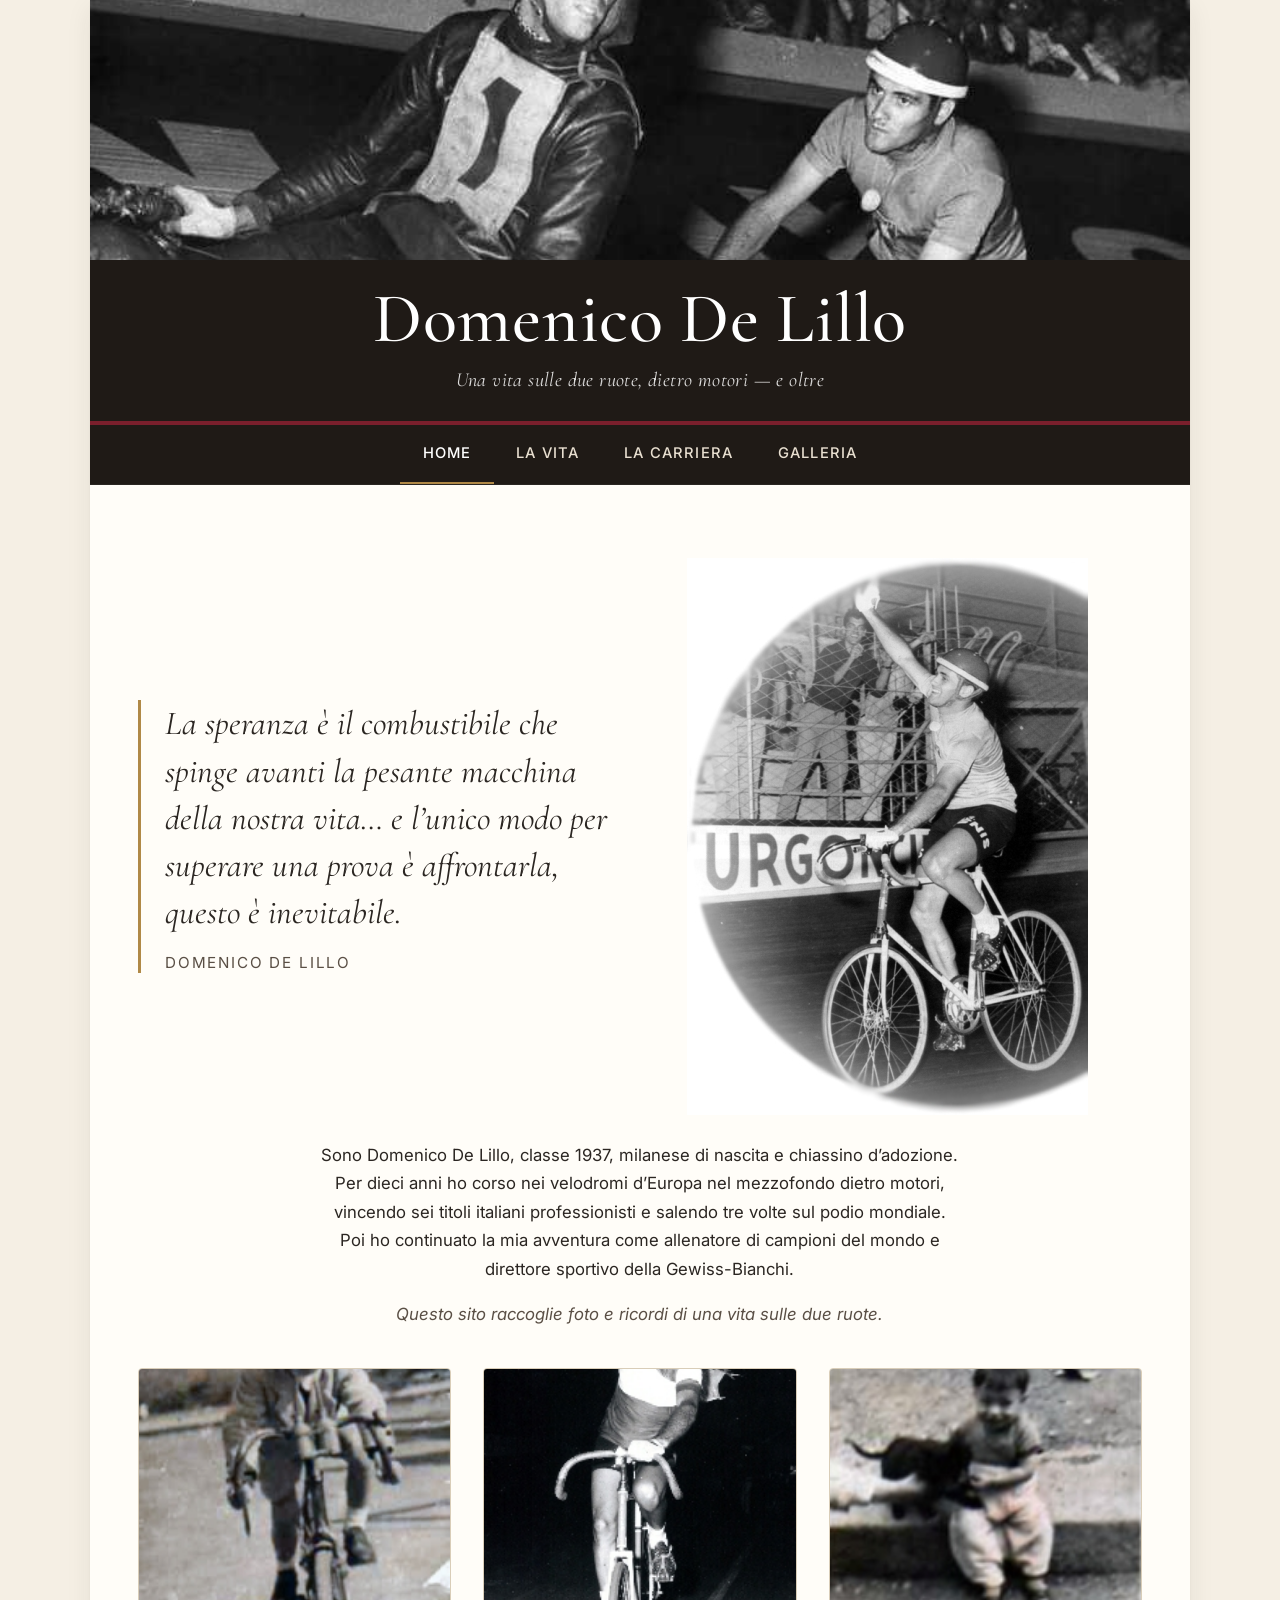
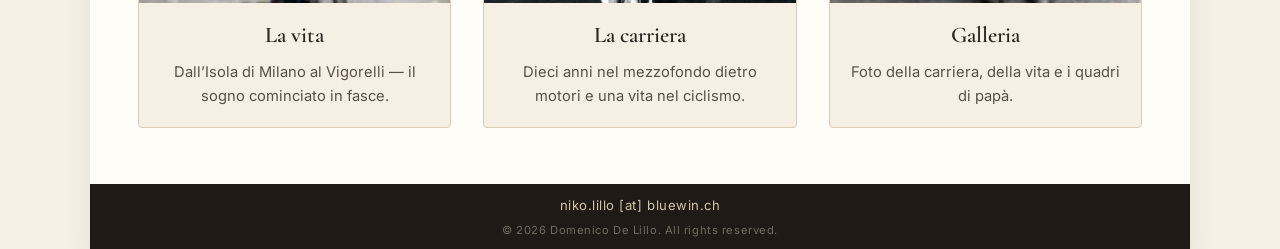
<file: index.html>
<!DOCTYPE html>
<html lang="it">
<head>
  <meta charset="utf-8" />
  <meta name="viewport" content="width=device-width, initial-scale=1" />
  <title>Domenico De Lillo &mdash; Sei volte campione italiano di mezzofondo</title>
  <meta name="description" content="Sito ufficiale di Domenico 'Nico' De Lillo, sei volte campione italiano professionisti di mezzofondo dietro motori, allenatore di campioni del mondo e direttore sportivo della Gewiss-Bianchi." />
  <meta name="author" content="Domenico De Lillo" />
  <meta name="robots" content="index, follow" />
  <link rel="canonical" href="https://nicodelillo.github.io/" />
  <link rel="icon" type="image/jpeg" href="layout/head.jpg" />
  <link rel="apple-touch-icon" href="layout/head.jpg" />

  <meta property="og:type" content="profile" />
  <meta property="og:site_name" content="Domenico De Lillo" />
  <meta property="og:title" content="Domenico De Lillo &mdash; Sei volte campione italiano di mezzofondo" />
  <meta property="og:description" content="Sito ufficiale di Domenico 'Nico' De Lillo, sei volte campione italiano professionisti di mezzofondo dietro motori, allenatore e direttore sportivo." />
  <meta property="og:url" content="https://nicodelillo.github.io/" />
  <meta property="og:image" content="https://nicodelillo.github.io/layout/head.jpg" />
  <meta property="og:image:width" content="885" />
  <meta property="og:image:height" content="670" />
  <meta property="og:locale" content="it_IT" />
  <meta property="profile:first_name" content="Domenico" />
  <meta property="profile:last_name" content="De Lillo" />

  <meta name="twitter:card" content="summary_large_image" />
  <meta name="twitter:title" content="Domenico De Lillo &mdash; Sei volte campione italiano di mezzofondo" />
  <meta name="twitter:description" content="Sito ufficiale di Domenico 'Nico' De Lillo, sei volte campione italiano professionisti di mezzofondo dietro motori." />
  <meta name="twitter:image" content="https://nicodelillo.github.io/layout/head.jpg" />

  <link rel="preconnect" href="https://fonts.googleapis.com" />
  <link rel="preconnect" href="https://fonts.gstatic.com" crossorigin />
  <link rel="stylesheet" href="style.css" />

  <script type="application/ld+json">
  {
    "@context": "https://schema.org",
    "@type": "Person",
    "name": "Domenico De Lillo",
    "alternateName": "Nico De Lillo",
    "birthDate": "1937-08-30",
    "birthPlace": {
      "@type": "Place",
      "name": "Milano, Italia"
    },
    "nationality": "Italiana",
    "gender": "Male",
    "jobTitle": "Ciclista, allenatore e direttore sportivo",
    "description": "Sei volte campione italiano professionisti di mezzofondo dietro motori, tre volte sul podio dei Campionati del Mondo, allenatore di quattro campioni del mondo e direttore sportivo della Gewiss-Bianchi.",
    "url": "https://nicodelillo.github.io/",
    "image": "https://nicodelillo.github.io/layout/home.jpg",
    "sameAs": [],
    "knowsAbout": [
      "Ciclismo su pista",
      "Mezzofondo dietro motori",
      "Stayer",
      "Velodromo Vigorelli"
    ],
    "award": [
      "Campione italiano professionisti di mezzofondo (1965, 1966, 1967, 1969, 1970, 1971)",
      "Campione d'Europa dietro Vespa, Madrid 1968",
      "3° ai Campionati del Mondo, Amsterdam 1967",
      "3° ai Campionati del Mondo, Anversa 1969",
      "3° ai Campionati del Mondo, Varese 1971"
    ],
    "memberOf": {
      "@type": "Organization",
      "name": "Federazione Ciclistica Italiana – Commissione Tecnica Professionisti"
    }
  }
  </script>
</head>
<body>
  <div class="page">

    <header class="site-header">
      <h1 class="site-title">Domenico De Lillo</h1>
      <p class="site-tagline">Una vita sulle due ruote, dietro motori &mdash; e oltre</p>
    </header>

    <nav class="nav" aria-label="Navigazione principale">
      <div class="nav-bar">
        <button class="nav-toggle" aria-expanded="false" aria-controls="nav-menu">
          <span class="bar"></span>
          <span>Menu</span>
        </button>
      </div>
      <div class="nav-inner" id="nav-menu">
        <a class="is-active" href="index.html">Home</a>
        <a href="vita.html">La vita</a>
        <a href="carriera.html">La carriera</a>
        <a href="galleria.html">Galleria</a>
      </div>
    </nav>

    <main class="main">
      <section class="home-hero">
        <blockquote class="home-quote">
          La speranza &egrave; il combustibile che spinge avanti la pesante macchina della nostra vita&hellip;
          e l&rsquo;unico modo per superare una prova &egrave; affrontarla, questo &egrave; inevitabile.
          <cite>Domenico De Lillo</cite>
        </blockquote>
        <div class="home-photo">
          <img src="layout/home.jpg" alt="Domenico De Lillo, ritratto" width="401" height="557" />
        </div>
      </section>

      <section class="home-intro">
        <p>
          Sono Domenico De Lillo, classe 1937, milanese di nascita e chiassino d&rsquo;adozione. Per dieci anni ho corso nei velodromi d&rsquo;Europa nel mezzofondo dietro motori, vincendo sei titoli italiani professionisti e salendo tre volte sul podio mondiale. Poi ho continuato la mia avventura come allenatore di campioni del mondo e direttore sportivo della Gewiss-Bianchi.
        </p>
        <p>Questo sito raccoglie foto e ricordi di una vita sulle due ruote.</p>
      </section>

      <nav class="home-cards" aria-label="Sezioni del sito">
        <a href="vita.html">
          <img src="layout/chi_sono.jpg" alt="" loading="lazy" width="192" height="272" />
          <h3>La vita</h3>
          <p>Dall&rsquo;Isola di Milano al Vigorelli &mdash; il sogno cominciato in fasce.</p>
        </a>
        <a href="carriera.html">
          <img src="layout/lo_sport.jpg" alt="" loading="lazy" width="221" height="354" />
          <h3>La carriera</h3>
          <p>Dieci anni nel mezzofondo dietro motori e una vita nel ciclismo.</p>
        </a>
        <a href="galleria.html">
          <img src="layout/vita.jpg" alt="" loading="lazy" width="175" height="272" />
          <h3>Galleria</h3>
          <p>Foto della carriera, della vita e i quadri di pap&agrave;.</p>
        </a>
      </nav>
    </main>

    <footer class="site-footer">
      <div class="footer-contacts">
        <span>niko.lillo [at] bluewin.ch</span>
      </div>
      <div class="footer-copyright">&copy; 2026 Domenico De Lillo. All rights reserved.</div>
    </footer>

  </div>

  <script src="js/site.js"></script>
</body>
</html>
</file>
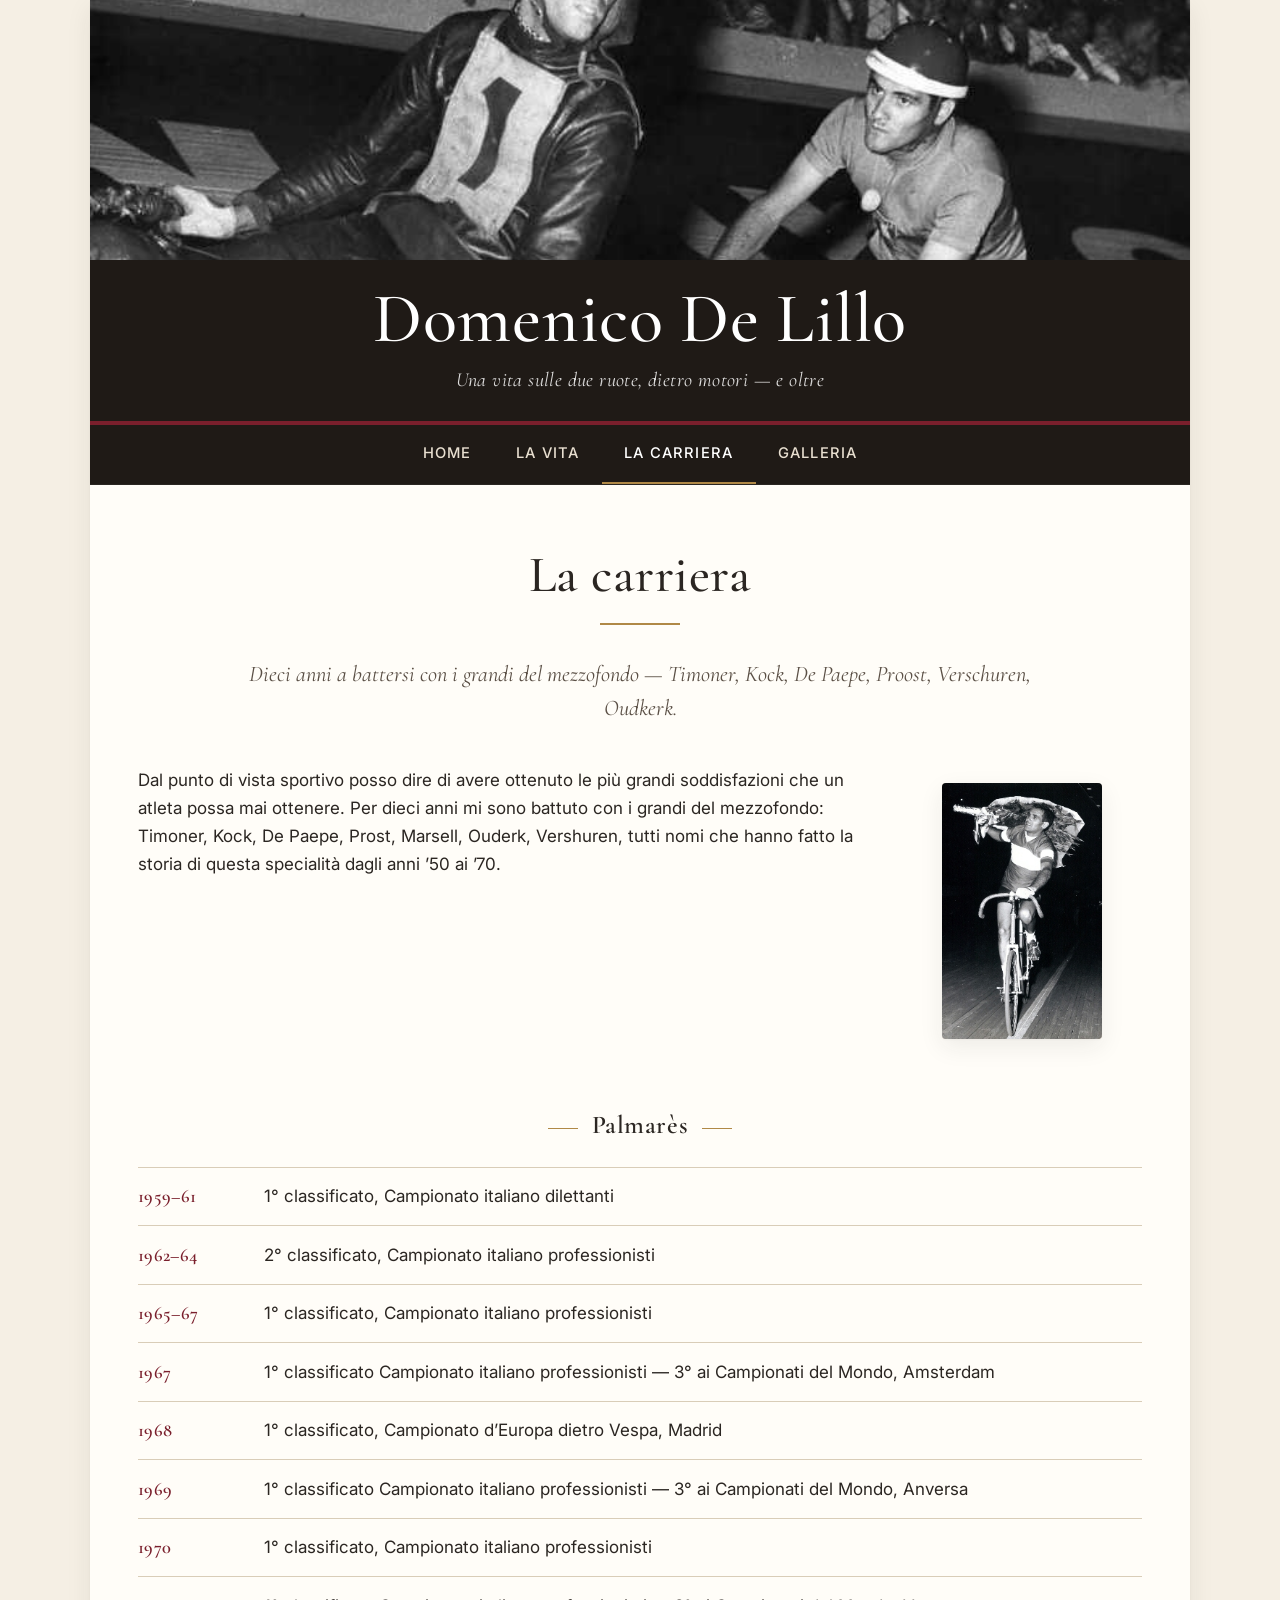
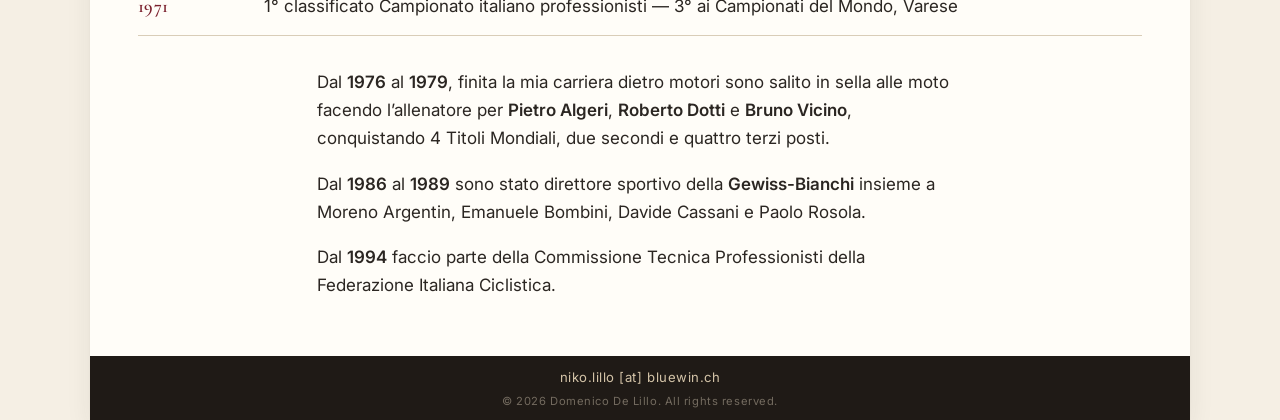
<file: carriera.html>
<!DOCTYPE html>
<html lang="it">
<head>
  <meta charset="utf-8" />
  <meta name="viewport" content="width=device-width, initial-scale=1" />
  <title>La carriera di Domenico De Lillo &mdash; Palmar&egrave;s e mezzofondo dietro motori</title>
  <meta name="description" content="Il palmar&egrave;s di Domenico De Lillo: sei titoli italiani professionisti di mezzofondo, campione d'Europa Madrid 1968, tre podi mondiali, allenatore di campioni del mondo e direttore sportivo della Gewiss-Bianchi." />
  <meta name="author" content="Domenico De Lillo" />
  <meta name="robots" content="index, follow" />
  <link rel="canonical" href="https://nicodelillo.github.io/carriera.html" />
  <link rel="icon" type="image/jpeg" href="layout/head.jpg" />
  <link rel="apple-touch-icon" href="layout/head.jpg" />

  <meta property="og:type" content="article" />
  <meta property="og:site_name" content="Domenico De Lillo" />
  <meta property="og:title" content="La carriera di Domenico De Lillo &mdash; Palmar&egrave;s e mezzofondo dietro motori" />
  <meta property="og:description" content="Sei titoli italiani professionisti, campione d'Europa Madrid 1968, tre podi mondiali, allenatore di campioni del mondo e direttore sportivo della Gewiss-Bianchi." />
  <meta property="og:url" content="https://nicodelillo.github.io/carriera.html" />
  <meta property="og:image" content="https://nicodelillo.github.io/layout/head.jpg" />
  <meta property="og:image:width" content="885" />
  <meta property="og:image:height" content="670" />
  <meta property="og:locale" content="it_IT" />

  <meta name="twitter:card" content="summary_large_image" />
  <meta name="twitter:title" content="La carriera di Domenico De Lillo &mdash; Palmar&egrave;s e mezzofondo dietro motori" />
  <meta name="twitter:description" content="Sei titoli italiani professionisti, campione d'Europa Madrid 1968, tre podi mondiali, allenatore e direttore sportivo." />
  <meta name="twitter:image" content="https://nicodelillo.github.io/layout/head.jpg" />

  <link rel="preconnect" href="https://fonts.googleapis.com" />
  <link rel="preconnect" href="https://fonts.gstatic.com" crossorigin />
  <link rel="stylesheet" href="style.css" />
</head>
<body>
  <div class="page">

    <header class="site-header">
      <h1 class="site-title">Domenico De Lillo</h1>
      <p class="site-tagline">Una vita sulle due ruote, dietro motori &mdash; e oltre</p>
    </header>

    <nav class="nav" aria-label="Navigazione principale">
      <div class="nav-bar">
        <button class="nav-toggle" aria-expanded="false" aria-controls="nav-menu">
          <span class="bar"></span>
          <span>Menu</span>
        </button>
      </div>
      <div class="nav-inner" id="nav-menu">
        <a href="index.html">Home</a>
        <a href="vita.html">La vita</a>
        <a class="is-active" href="carriera.html">La carriera</a>
        <a href="galleria.html">Galleria</a>
      </div>
    </nav>

    <main class="main">
      <h2 class="section-title">La carriera</h2>
      <hr class="section-rule" />
      <p class="lead">Dieci anni a battersi con i grandi del mezzofondo &mdash; Timoner, Kock, De Paepe, Proost, Verschuren, Oudkerk.</p>

      <div class="split split-right">
        <div class="prose">
          <p>
            Dal punto di vista sportivo posso dire di avere ottenuto le pi&ugrave; grandi soddisfazioni che un atleta possa mai ottenere. Per dieci anni mi sono battuto con i grandi del mezzofondo: Timoner, Kock, De Paepe, Prost, Marsell, Ouderk, Vershuren, tutti nomi che hanno fatto la storia di questa specialit&agrave; dagli anni &rsquo;50 ai &rsquo;70.
          </p>
        </div>
        <figure class="portrait">
          <img src="layout/lo_sport.jpg" alt="Domenico De Lillo in pista, dietro motori" width="221" height="354" loading="lazy" />
        </figure>
      </div>

      <h3 class="gallery-section-title" style="margin-top:3rem;">Palmar&egrave;s</h3>

      <ul class="palmares">
        <li>
          <span class="year">1959&ndash;61</span>
          <span class="ach">1&deg; classificato, Campionato italiano dilettanti</span>
        </li>
        <li>
          <span class="year">1962&ndash;64</span>
          <span class="ach">2&deg; classificato, Campionato italiano professionisti</span>
        </li>
        <li>
          <span class="year">1965&ndash;67</span>
          <span class="ach">1&deg; classificato, Campionato italiano professionisti</span>
        </li>
        <li>
          <span class="year">1967</span>
          <span class="ach">1&deg; classificato Campionato italiano professionisti &mdash; 3&deg; ai Campionati del Mondo, Amsterdam</span>
        </li>
        <li>
          <span class="year">1968</span>
          <span class="ach">1&deg; classificato, Campionato d&rsquo;Europa dietro Vespa, Madrid</span>
        </li>
        <li>
          <span class="year">1969</span>
          <span class="ach">1&deg; classificato Campionato italiano professionisti &mdash; 3&deg; ai Campionati del Mondo, Anversa</span>
        </li>
        <li>
          <span class="year">1970</span>
          <span class="ach">1&deg; classificato, Campionato italiano professionisti</span>
        </li>
        <li>
          <span class="year">1971</span>
          <span class="ach">1&deg; classificato Campionato italiano professionisti &mdash; 3&deg; ai Campionati del Mondo, Varese</span>
        </li>
      </ul>

      <div class="prose prose-narrow">
        <p>
          Dal <strong>1976</strong> al <strong>1979</strong>, finita la mia carriera dietro motori sono salito in sella alle moto facendo l&rsquo;allenatore per <strong>Pietro Algeri</strong>, <strong>Roberto Dotti</strong> e <strong>Bruno Vicino</strong>, conquistando 4 Titoli Mondiali, due secondi e quattro terzi posti.
        </p>
        <p>
          Dal <strong>1986</strong> al <strong>1989</strong> sono stato direttore sportivo della <strong>Gewiss-Bianchi</strong> insieme a Moreno Argentin, Emanuele Bombini, Davide Cassani e Paolo Rosola.
        </p>
        <p>
          Dal <strong>1994</strong> faccio parte della Commissione Tecnica Professionisti della Federazione Italiana Ciclistica.
        </p>
      </div>
    </main>

    <footer class="site-footer">
      <div class="footer-contacts">
        <span>niko.lillo [at] bluewin.ch</span>
      </div>
      <div class="footer-copyright">&copy; 2026 Domenico De Lillo. All rights reserved.</div>
    </footer>

  </div>

  <script src="js/site.js"></script>
</body>
</html>
</file>
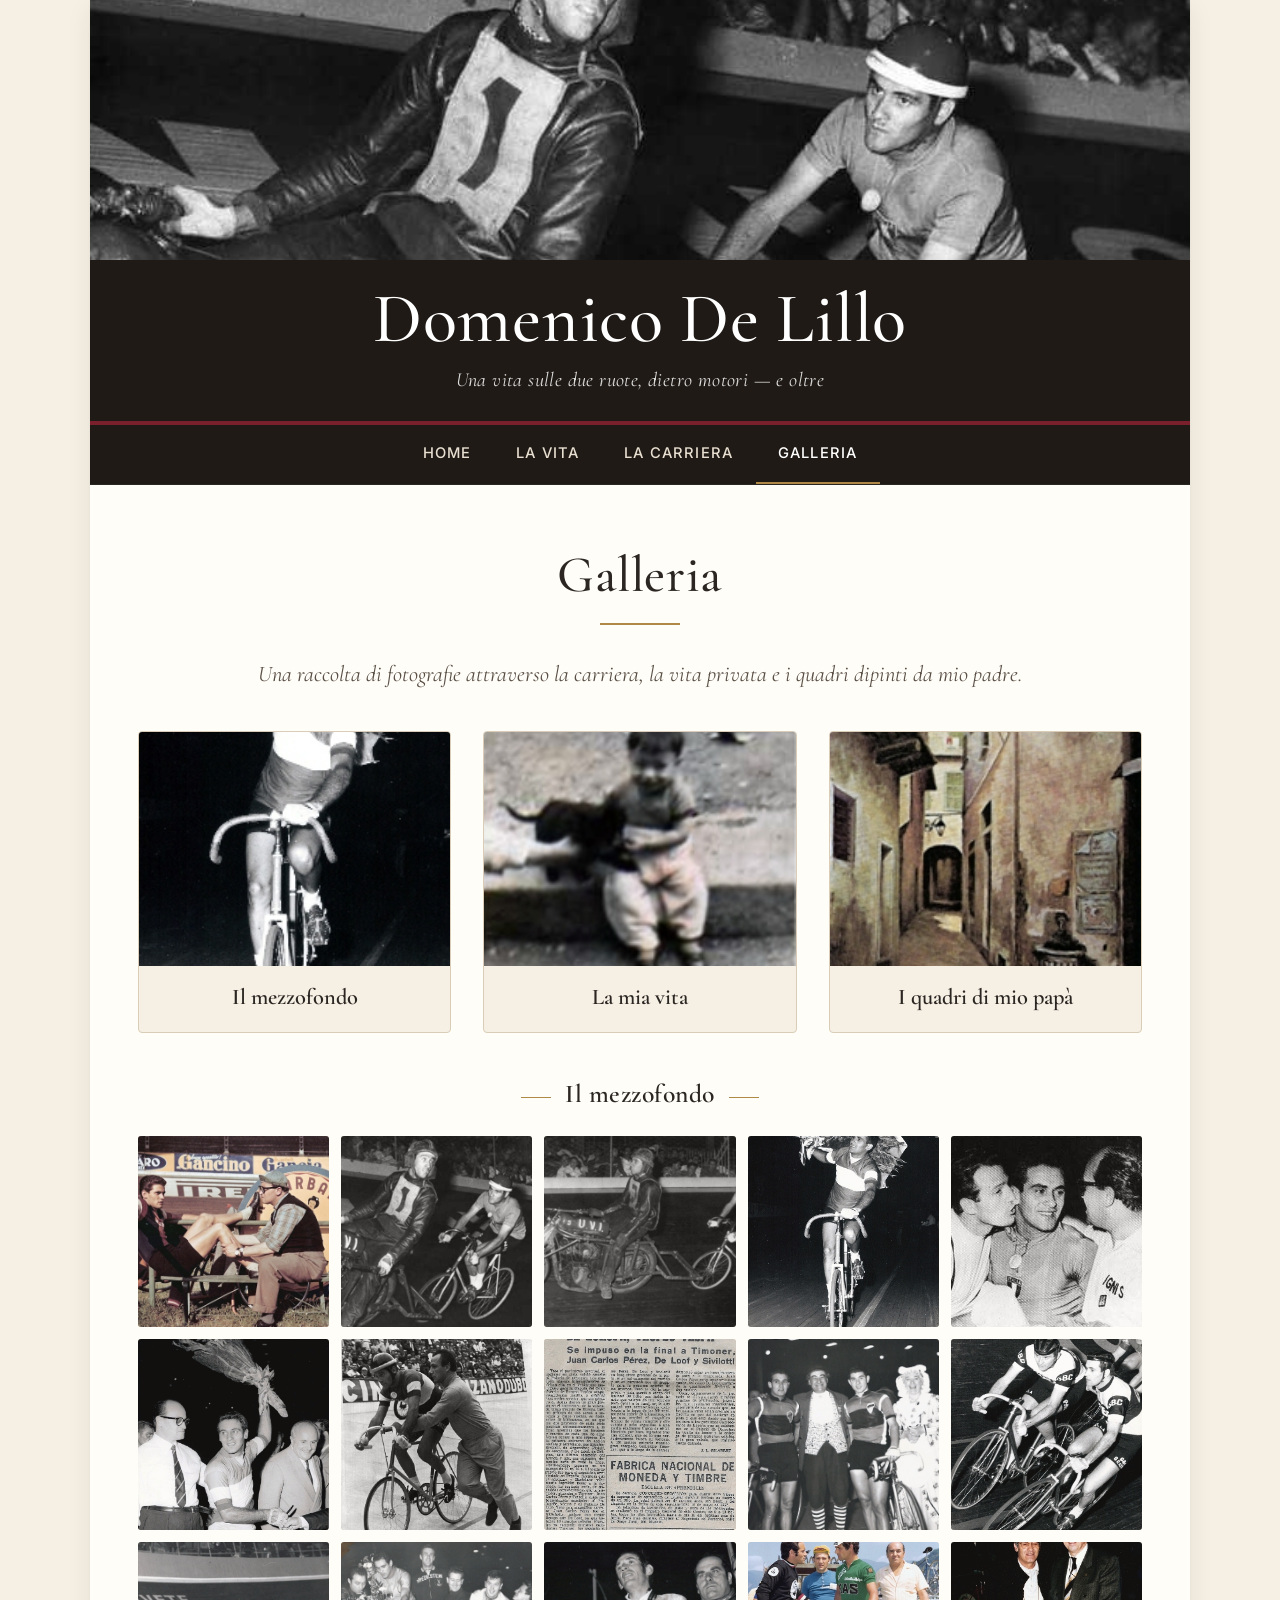
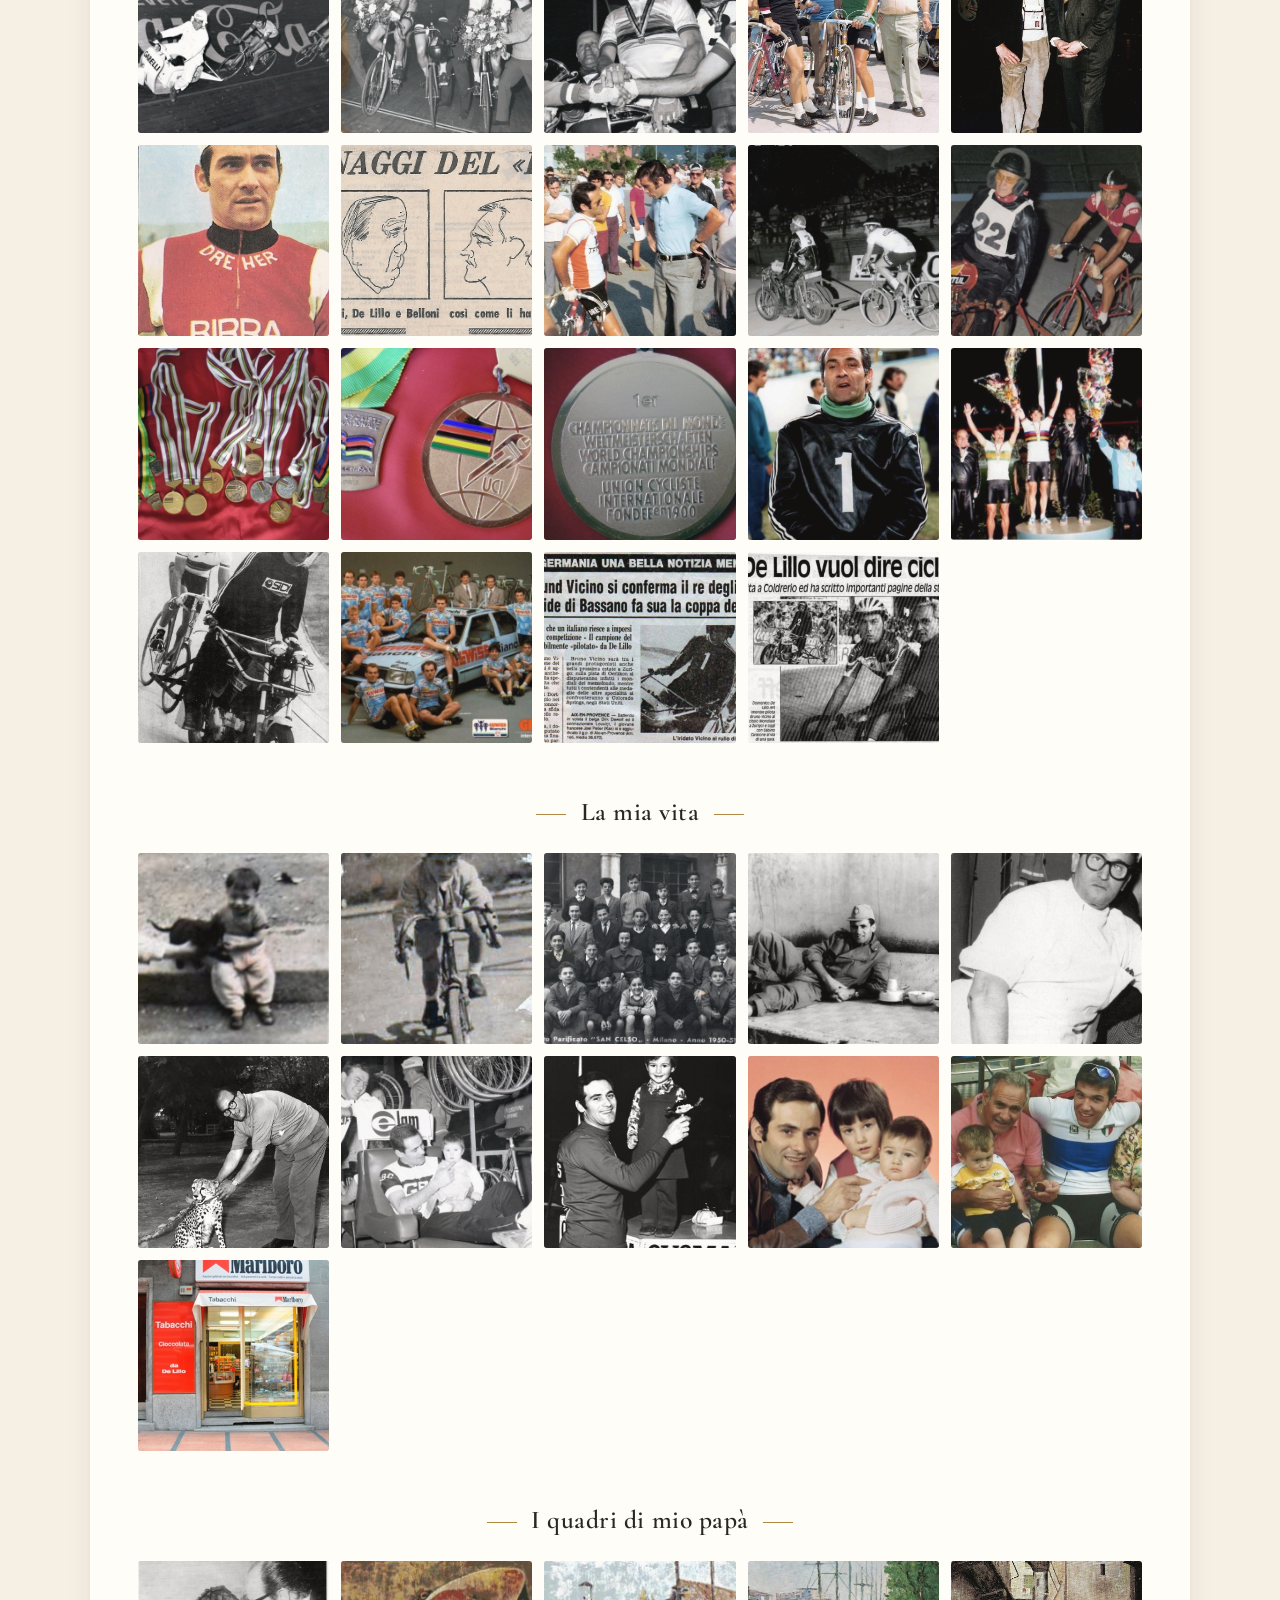
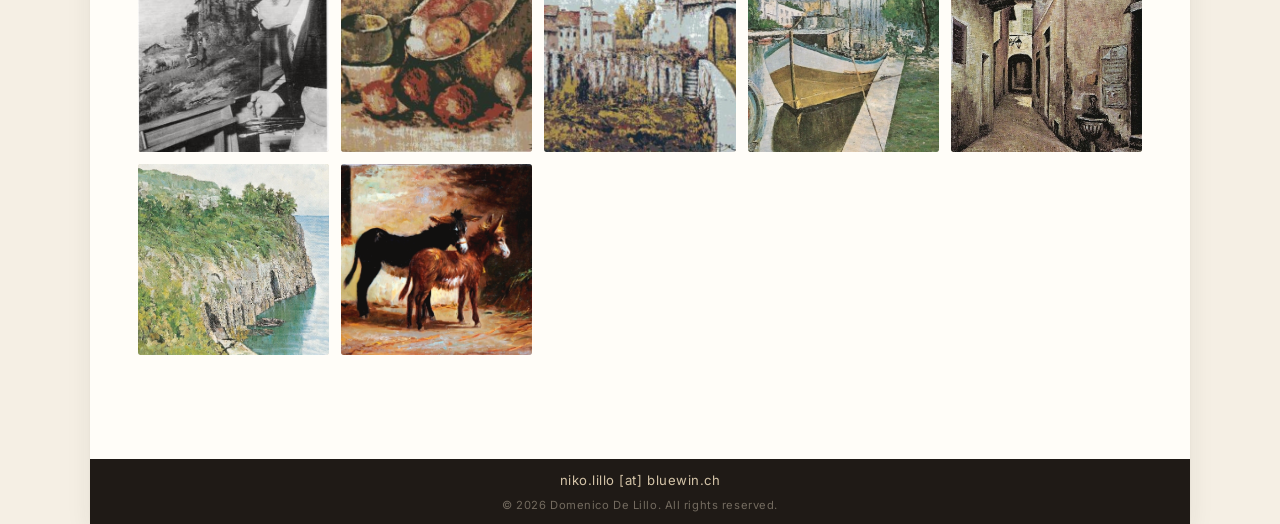
<file: galleria.html>
<!DOCTYPE html>
<html lang="it">
<head>
  <meta charset="utf-8" />
  <meta name="viewport" content="width=device-width, initial-scale=1" />
  <title>Galleria fotografica &mdash; Domenico De Lillo</title>
  <meta name="description" content="Galleria fotografica di Domenico De Lillo: foto del mezzofondo dietro motori al Vigorelli, dei Campionati del Mondo, della vita privata e dei quadri dipinti da suo padre Pasquale." />
  <meta name="author" content="Domenico De Lillo" />
  <meta name="robots" content="index, follow" />
  <link rel="canonical" href="https://nicodelillo.github.io/galleria.html" />
  <link rel="icon" type="image/jpeg" href="layout/head.jpg" />
  <link rel="apple-touch-icon" href="layout/head.jpg" />

  <meta property="og:type" content="article" />
  <meta property="og:site_name" content="Domenico De Lillo" />
  <meta property="og:title" content="Galleria fotografica &mdash; Domenico De Lillo" />
  <meta property="og:description" content="Foto del mezzofondo dietro motori al Vigorelli, dei Campionati del Mondo, della vita privata e dei quadri dipinti da suo padre." />
  <meta property="og:url" content="https://nicodelillo.github.io/galleria.html" />
  <meta property="og:image" content="https://nicodelillo.github.io/layout/head.jpg" />
  <meta property="og:image:width" content="885" />
  <meta property="og:image:height" content="670" />
  <meta property="og:locale" content="it_IT" />

  <meta name="twitter:card" content="summary_large_image" />
  <meta name="twitter:title" content="Galleria fotografica &mdash; Domenico De Lillo" />
  <meta name="twitter:description" content="Foto del mezzofondo dietro motori, dei Campionati del Mondo, della vita privata e dei quadri di suo padre." />
  <meta name="twitter:image" content="https://nicodelillo.github.io/layout/head.jpg" />

  <link rel="preconnect" href="https://fonts.googleapis.com" />
  <link rel="preconnect" href="https://fonts.gstatic.com" crossorigin />
  <link rel="stylesheet" href="style.css" />
</head>
<body>
  <div class="page">

    <header class="site-header">
      <h1 class="site-title">Domenico De Lillo</h1>
      <p class="site-tagline">Una vita sulle due ruote, dietro motori &mdash; e oltre</p>
    </header>

    <nav class="nav" aria-label="Navigazione principale">
      <div class="nav-bar">
        <button class="nav-toggle" aria-expanded="false" aria-controls="nav-menu">
          <span class="bar"></span>
          <span>Menu</span>
        </button>
      </div>
      <div class="nav-inner" id="nav-menu">
        <a href="index.html">Home</a>
        <a href="vita.html">La vita</a>
        <a href="carriera.html">La carriera</a>
        <a class="is-active" href="galleria.html">Galleria</a>
      </div>
    </nav>

    <main class="main">
      <h2 class="section-title">Galleria</h2>
      <hr class="section-rule" />
      <p class="lead">Una raccolta di fotografie attraverso la carriera, la vita privata e i quadri dipinti da mio padre.</p>

      <nav class="gallery-categories" aria-label="Categorie galleria">
        <a class="gallery-cat" href="#mezzofondo">
          <img src="layout/lo_sport.jpg" alt="Foto del mezzofondo" width="221" height="354" loading="lazy" />
          <h3>Il mezzofondo</h3>
        </a>
        <a class="gallery-cat" href="#vita">
          <img src="layout/vita.jpg" alt="Foto della vita privata" width="175" height="272" loading="lazy" />
          <h3>La mia vita</h3>
        </a>
        <a class="gallery-cat" href="#quadri">
          <img src="layout/quadri.jpg" alt="Quadri dipinti dal padre" width="200" height="272" loading="lazy" />
          <h3>I quadri di mio pap&agrave;</h3>
        </a>
      </nav>

      <section id="mezzofondo" class="gallery-section">
        <h3 class="gallery-section-title">Il mezzofondo</h3>
        <div class="gallery-grid">
          <a href="images/ciclismo/28.jpg" data-lightbox="sport" title="Allievo al Velodromo Vigorelli, con mio pap&agrave;, mio massaggiatore personale."><img src="images/ciclismo/28.jpg" alt="Vigorelli" loading="lazy" /></a>
          <a href="images/ciclismo/3.jpg"  data-lightbox="sport" title="Velodromo Vigorelli, 1962: finale Campionati del Mondo, con allenatore Dagnoni."><img src="images/ciclismo/3.jpg" alt="Mondiali 1962" loading="lazy" /></a>
          <a href="images/ciclismo/16.jpg" data-lightbox="sport" title="Velodromo Vigorelli, 1962: finale dei Campionati del Mondo, con allenatore Dagnoni."><img src="images/ciclismo/16.jpg" alt="Mondiali 1962" loading="lazy" /></a>
          <a href="images/ciclismo/7.jpg"  data-lightbox="sport" title="Velodromo Vigorelli: giro d&rsquo;onore dopo la vittoria del mio primo campionato italiano."><img src="images/ciclismo/7.jpg" alt="Giro d'onore" loading="lazy" /></a>
          <a href="images/ciclismo/19.jpg" data-lightbox="sport" title="Appena dopo la vittoria, abbracciato da mio pap&agrave; e da un tifoso."><img src="images/ciclismo/19.jpg" alt="Vittoria" loading="lazy" /></a>
          <a href="images/ciclismo/20.jpg" data-lightbox="sport" title="Il mio primo campionato italiano vinto: a sinistra mio pap&agrave;, a destra il Presidente della Federazione Adriano Rodoni."><img src="images/ciclismo/20.jpg" alt="Primo campionato italiano" loading="lazy" /></a>
          <a href="images/ciclismo/38.jpg" data-lightbox="sport" title="San Sebastiano (Spagna), 1965: partenza, spinto dal grande Antonio Maspes."><img src="images/ciclismo/38.jpg" alt="San Sebastiano 1965" loading="lazy" /></a>
          <a href="images/ciclismo/42.jpg" data-lightbox="sport" title="Madrid, 1966: Campionati d&rsquo;Europa, dietro Vespa, battendo il grande Timoner."><img src="images/ciclismo/42.jpg" alt="Madrid 1966" loading="lazy" /></a>
          <a href="images/ciclismo/39.jpg" data-lightbox="sport" title="Milano, Palazzo dello Sport: con Macchi, premiati dalle mitiche maschere milanesi Meghin e Cecca."><img src="images/ciclismo/39.jpg" alt="Palazzo dello Sport" loading="lazy" /></a>
          <a href="images/ciclismo/27.jpg" data-lightbox="sport" title="6 Giorni di Milano 1967, con Carlo Rancati &mdash; io a destra."><img src="images/ciclismo/27.jpg" alt="6 Giorni di Milano 1967" loading="lazy" /></a>
          <a href="images/ciclismo/36.jpg" data-lightbox="sport" title="6 Giorni di Milano: dietro di me Eddy Merckx dopo un guasto alla sua moto."><img src="images/ciclismo/36.jpg" alt="6 Giorni con Merckx" loading="lazy" /></a>
          <a href="images/ciclismo/37.jpg" data-lightbox="sport" title="Zurigo, 1969: 3&deg; ai Campionati d&rsquo;Europa &mdash; a sinistra, con Oudkerk e Leo Proost."><img src="images/ciclismo/37.jpg" alt="Zurigo 1969" loading="lazy" /></a>
          <a href="images/ciclismo/40.jpg" data-lightbox="sport" title="Campionati del Mondo, Varese, 1971: sul podio &mdash; partendo da destra io, Verschuren e Oudkerk."><img src="images/ciclismo/40.jpg" alt="Mondiali Varese 1971" loading="lazy" /></a>
          <a href="images/ciclismo/35.jpg" data-lightbox="sport" title="1972: con Fuente, il grande scalatore alla partenza di un circuito, dopo il Giro d&rsquo;Italia."><img src="images/ciclismo/35.jpg" alt="Con Fuente 1972" loading="lazy" /></a>
          <a href="images/ciclismo/26.jpg" data-lightbox="sport" title="6 Giorni di Milano, Forum di Assago, 1995, con Patrick Sercu."><img src="images/ciclismo/26.jpg" alt="6 Giorni Assago 1995" loading="lazy" /></a>
          <a href="images/ciclismo/24.jpg" data-lightbox="sport" title="C&rsquo;ero pure io sulle mitiche figurine Panini!"><img src="images/ciclismo/24.jpg" alt="Figurina Panini" loading="lazy" /></a>
          <a href="images/ciclismo/41.jpg" data-lightbox="sport" title="Una caricatura insieme ad altri personaggi importanti."><img src="images/ciclismo/41.jpg" alt="Caricatura" loading="lazy" /></a>
          <a href="images/ciclismo/25.jpg" data-lightbox="sport" title="Una chiacchierata con Eddy Merckx."><img src="images/ciclismo/25.jpg" alt="Con Merckx" loading="lazy" /></a>
          <a href="images/ciclismo/29.jpg" data-lightbox="sport" title="Velodromo di Forl&igrave;, 1969: dietro moto grossa, campionato italiano."><img src="images/ciclismo/29.jpg" alt="Forli 1969" loading="lazy" /></a>
          <a href="images/ciclismo/33.jpg" data-lightbox="sport" title="Varese, campionato italiano con allenatore Bill Meulemann."><img src="images/ciclismo/33.jpg" alt="Varese, Meulemann" loading="lazy" /></a>
          <a href="images/ciclismo/8.jpg"  data-lightbox="sport" title="Alcune medaglie vinte durante la mia carriera."><img src="images/ciclismo/8.jpg" alt="Medaglie" loading="lazy" /></a>
          <a href="images/ciclismo/12.jpg" data-lightbox="sport" title="Una visione ravvicinata di alcune medaglie."><img src="images/ciclismo/12.jpg" alt="Medaglie ravvicinate" loading="lazy" /></a>
          <a href="images/ciclismo/11.jpg" data-lightbox="sport" title="Il retro della medaglia di campione del Mondo."><img src="images/ciclismo/11.jpg" alt="Medaglia mondiale" loading="lazy" /></a>
          <a href="images/ciclismo/6.jpg"  data-lightbox="sport" title="Bassano del Grappa: io allenatore, appena dopo la vittoria del campionato del Mondo."><img src="images/ciclismo/6.jpg" alt="Bassano del Grappa" loading="lazy" /></a>
          <a href="images/ciclismo/13.jpg" data-lightbox="sport" title="Bassano del Grappa, 1985: Campionati del Mondo."><img src="images/ciclismo/13.jpg" alt="Bassano 1985" loading="lazy" /></a>
          <a href="images/ciclismo/18.jpg" data-lightbox="sport" title="Io allenatore con Dotti campione del Mondo durante una gara."><img src="images/ciclismo/18.jpg" alt="Con Dotti" loading="lazy" /></a>
          <a href="images/ciclismo/14.jpg" data-lightbox="sport" title="Il team Gewiss-Bianchi, dove ho collaborato come direttore tecnico."><img src="images/ciclismo/14.jpg" alt="Gewiss-Bianchi" loading="lazy" /></a>
          <a href="images/ciclismo/22.jpg" data-lightbox="sport" title="Un articolo della Gazzetta dello Sport."><img src="images/ciclismo/22.jpg" alt="Gazzetta dello Sport" loading="lazy" /></a>
          <a href="images/ciclismo/23.jpg" data-lightbox="sport" title="Giornale del Popolo, 9 Aprile 2002."><img src="images/ciclismo/23.jpg" alt="Giornale del Popolo" loading="lazy" /></a>
        </div>
      </section>

      <section id="vita" class="gallery-section">
        <h3 class="gallery-section-title">La mia vita</h3>
        <div class="gallery-grid">
          <a href="images/vita/3.jpg"   data-lightbox="vita" title="Io a 2 anni."><img src="images/vita/3.jpg" alt="Io a 2 anni" loading="lazy" /></a>
          <a href="images/vita/2.jpg"   data-lightbox="vita" title="4 anni, alle prime armi."><img src="images/vita/2.jpg" alt="4 anni" loading="lazy" /></a>
          <a href="images/vita/5.jpg"   data-lightbox="vita" title="Milano, 1950: foto di classe &mdash; nella fila in alto, io sono il secondo da destra."><img src="images/vita/5.jpg" alt="Foto di classe 1950" loading="lazy" /></a>
          <a href="images/vita/6.jpg"   data-lightbox="vita" title="Senigallia, Aeronautica Militare."><img src="images/vita/6.jpg" alt="Aeronautica Militare" loading="lazy" /></a>
          <a href="images/vita/4.jpg"   data-lightbox="vita" title="Mio pap&agrave; durante la sua attivit&agrave; di massaggiatore."><img src="images/vita/4.jpg" alt="Papa massaggiatore" loading="lazy" /></a>
          <a href="images/vita/7.jpg"   data-lightbox="vita" title="Roma, 1960: mio padre alle Olimpiadi alle Fattocchie."><img src="images/vita/7.jpg" alt="Olimpiadi 1960" loading="lazy" /></a>
          <a href="images/vita/8.jpg"   data-lightbox="vita" title="In una pausa della 6 Giorni di Milano, con la mia primogenita Manuela."><img src="images/vita/8.jpg" alt="Con Manuela" loading="lazy" /></a>
          <a href="images/vita/9.jpg"   data-lightbox="vita" title="Con mia figlia Roberta."><img src="images/vita/9.jpg" alt="Con Roberta" loading="lazy" /></a>
          <a href="images/vita/10.jpg"  data-lightbox="vita" title="Con le mie figlie Manuela e Roberta."><img src="images/vita/10.jpg" alt="Con le figlie" loading="lazy" /></a>
          <a href="images/vita/1.jpeg"  data-lightbox="vita" title="Io, mia moglie Rosalba e i nostri 4 nipoti: Martina, Alessandro, Matteo e Andrea."><img src="images/vita/1.jpeg" alt="Famiglia" loading="lazy" /></a>
          <a href="images/vita/11.JPG"  data-lightbox="vita" title="Il mio negozio, gestito insieme a mia moglie Rosalba."><img src="images/vita/11.JPG" alt="Il negozio" loading="lazy" /></a>
        </div>
      </section>

      <section id="quadri" class="gallery-section">
        <h3 class="gallery-section-title">I quadri di mio pap&agrave;</h3>
        <div class="gallery-grid">
          <a href="images/quadri/3.jpg" data-lightbox="quadri" title="Mio padre all&rsquo;opera."><img src="images/quadri/3.jpg" alt="Papa al cavalletto" loading="lazy" /></a>
          <a href="images/quadri/1.jpg" data-lightbox="quadri" title="Natura morta."><img src="images/quadri/1.jpg" alt="Natura morta" loading="lazy" /></a>
          <a href="images/quadri/2.jpg" data-lightbox="quadri" title="Rustico a Turbigo &mdash; coll. Corazza (Milano)."><img src="images/quadri/2.jpg" alt="Rustico a Turbigo" loading="lazy" /></a>
          <a href="images/quadri/4.jpg" data-lightbox="quadri" title="Canale di Cervia."><img src="images/quadri/4.jpg" alt="Canale di Cervia" loading="lazy" /></a>
          <a href="images/quadri/6.jpg" data-lightbox="quadri" title="Maccagno, Varese."><img src="images/quadri/6.jpg" alt="Maccagno" loading="lazy" /></a>
          <a href="images/quadri/7.jpg" data-lightbox="quadri" title="Costiera Amalfitana."><img src="images/quadri/7.jpg" alt="Costiera Amalfitana" loading="lazy" /></a>
          <a href="images/quadri/8.JPG" data-lightbox="quadri" title="Canale di Cervia."><img src="images/quadri/8.JPG" alt="Canale di Cervia" loading="lazy" /></a>
        </div>
      </section>
    </main>

    <footer class="site-footer">
      <div class="footer-contacts">
        <span>niko.lillo [at] bluewin.ch</span>
      </div>
      <div class="footer-copyright">&copy; 2026 Domenico De Lillo. All rights reserved.</div>
    </footer>

  </div>

  <script src="js/site.js"></script>
</body>
</html>
</file>
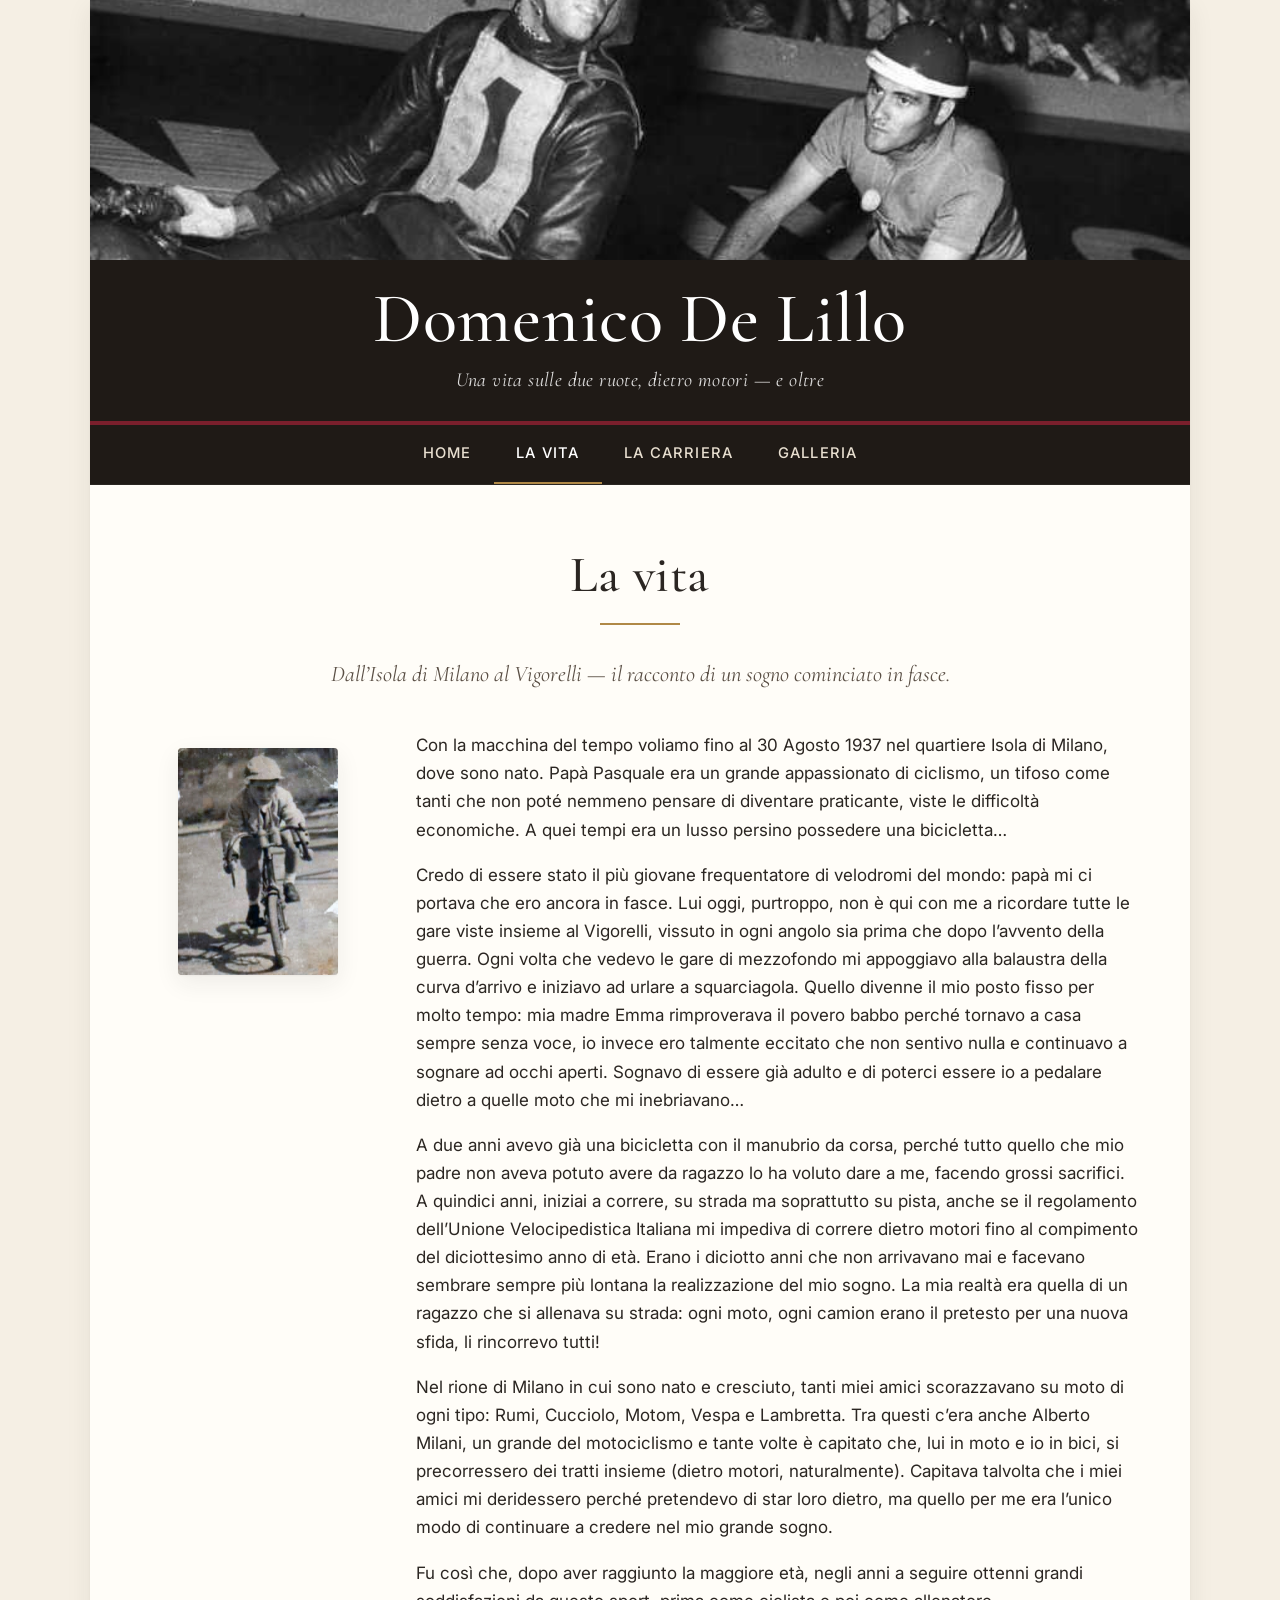
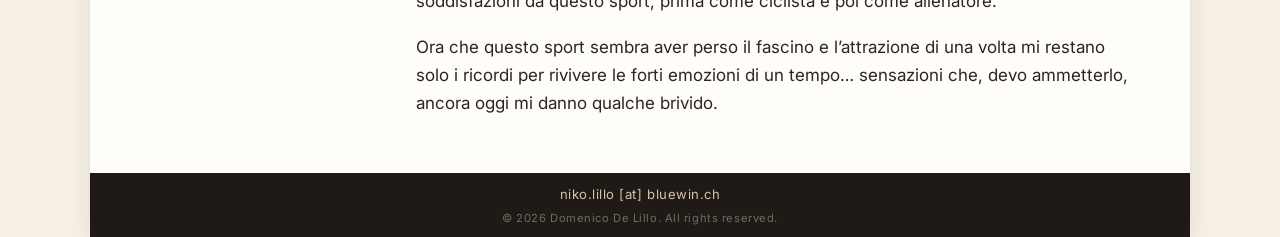
<file: vita.html>
<!DOCTYPE html>
<html lang="it">
<head>
  <meta charset="utf-8" />
  <meta name="viewport" content="width=device-width, initial-scale=1" />
  <title>La vita di Domenico De Lillo &mdash; Dall'Isola di Milano al Vigorelli</title>
  <meta name="description" content="La storia di Domenico 'Nico' De Lillo: nato a Milano nel 1937, dall'infanzia nel quartiere Isola al sogno del mezzofondo dietro motori al Velodromo Vigorelli." />
  <meta name="author" content="Domenico De Lillo" />
  <meta name="robots" content="index, follow" />
  <link rel="canonical" href="https://nicodelillo.github.io/vita.html" />
  <link rel="icon" type="image/jpeg" href="layout/head.jpg" />
  <link rel="apple-touch-icon" href="layout/head.jpg" />

  <meta property="og:type" content="article" />
  <meta property="og:site_name" content="Domenico De Lillo" />
  <meta property="og:title" content="La vita di Domenico De Lillo &mdash; Dall'Isola di Milano al Vigorelli" />
  <meta property="og:description" content="La storia di Domenico 'Nico' De Lillo: nato a Milano nel 1937, dall'infanzia al sogno del mezzofondo dietro motori." />
  <meta property="og:url" content="https://nicodelillo.github.io/vita.html" />
  <meta property="og:image" content="https://nicodelillo.github.io/layout/head.jpg" />
  <meta property="og:image:width" content="885" />
  <meta property="og:image:height" content="670" />
  <meta property="og:locale" content="it_IT" />

  <meta name="twitter:card" content="summary_large_image" />
  <meta name="twitter:title" content="La vita di Domenico De Lillo &mdash; Dall'Isola di Milano al Vigorelli" />
  <meta name="twitter:description" content="La storia di Domenico 'Nico' De Lillo: nato a Milano nel 1937, dall'infanzia al sogno del mezzofondo dietro motori." />
  <meta name="twitter:image" content="https://nicodelillo.github.io/layout/head.jpg" />

  <link rel="preconnect" href="https://fonts.googleapis.com" />
  <link rel="preconnect" href="https://fonts.gstatic.com" crossorigin />
  <link rel="stylesheet" href="style.css" />
</head>
<body>
  <div class="page">

    <header class="site-header">
      <h1 class="site-title">Domenico De Lillo</h1>
      <p class="site-tagline">Una vita sulle due ruote, dietro motori &mdash; e oltre</p>
    </header>

    <nav class="nav" aria-label="Navigazione principale">
      <div class="nav-bar">
        <button class="nav-toggle" aria-expanded="false" aria-controls="nav-menu">
          <span class="bar"></span>
          <span>Menu</span>
        </button>
      </div>
      <div class="nav-inner" id="nav-menu">
        <a href="index.html">Home</a>
        <a class="is-active" href="vita.html">La vita</a>
        <a href="carriera.html">La carriera</a>
        <a href="galleria.html">Galleria</a>
      </div>
    </nav>

    <main class="main">
      <h2 class="section-title">La vita</h2>
      <hr class="section-rule" />
      <p class="lead">Dall&rsquo;Isola di Milano al Vigorelli &mdash; il racconto di un sogno cominciato in fasce.</p>

      <div class="split">
        <figure class="portrait">
          <img src="layout/chi_sono.jpg" alt="Domenico De Lillo, ritratto" width="192" height="272" loading="lazy" />
        </figure>
        <div class="prose">
          <p>
            Con la macchina del tempo voliamo fino al 30 Agosto 1937 nel quartiere Isola di Milano, dove sono nato. Pap&agrave; Pasquale era un grande appassionato di ciclismo, un tifoso come tanti che non pot&eacute; nemmeno pensare di diventare praticante, viste le difficolt&agrave; economiche. A quei tempi era un lusso persino possedere una bicicletta&hellip;
          </p>
          <p>
            Credo di essere stato il pi&ugrave; giovane frequentatore di velodromi del mondo: pap&agrave; mi ci portava che ero ancora in fasce. Lui oggi, purtroppo, non &egrave; qui con me a ricordare tutte le gare viste insieme al Vigorelli, vissuto in ogni angolo sia prima che dopo l&rsquo;avvento della guerra. Ogni volta che vedevo le gare di mezzofondo mi appoggiavo alla balaustra della curva d&rsquo;arrivo e iniziavo ad urlare a squarciagola. Quello divenne il mio posto fisso per molto tempo: mia madre Emma rimproverava il povero babbo perch&eacute; tornavo a casa sempre senza voce, io invece ero talmente eccitato che non sentivo nulla e continuavo a sognare ad occhi aperti. Sognavo di essere gi&agrave; adulto e di poterci essere io a pedalare dietro a quelle moto che mi inebriavano&hellip;
          </p>
          <p>
            A due anni avevo gi&agrave; una bicicletta con il manubrio da corsa, perch&eacute; tutto quello che mio padre non aveva potuto avere da ragazzo lo ha voluto dare a me, facendo grossi sacrifici. A quindici anni, iniziai a correre, su strada ma soprattutto su pista, anche se il regolamento dell&rsquo;Unione Velocipedistica Italiana mi impediva di correre dietro motori fino al compimento del diciottesimo anno di et&agrave;. Erano i diciotto anni che non arrivavano mai e facevano sembrare sempre pi&ugrave; lontana la realizzazione del mio sogno. La mia realt&agrave; era quella di un ragazzo che si allenava su strada: ogni moto, ogni camion erano il pretesto per una nuova sfida, li rincorrevo tutti!
          </p>
          <p>
            Nel rione di Milano in cui sono nato e cresciuto, tanti miei amici scorazzavano su moto di ogni tipo: Rumi, Cucciolo, Motom, Vespa e Lambretta. Tra questi c&rsquo;era anche Alberto Milani, un grande del motociclismo e tante volte &egrave; capitato che, lui in moto e io in bici, si precorressero dei tratti insieme (dietro motori, naturalmente). Capitava talvolta che i miei amici mi deridessero perch&eacute; pretendevo di star loro dietro, ma quello per me era l&rsquo;unico modo di continuare a credere nel mio grande sogno.
          </p>
          <p>
            Fu cos&igrave; che, dopo aver raggiunto la maggiore et&agrave;, negli anni a seguire ottenni grandi soddisfazioni da questo sport, prima come ciclista e poi come allenatore.
          </p>
          <p>
            Ora che questo sport sembra aver perso il fascino e l&rsquo;attrazione di una volta mi restano solo i ricordi per rivivere le forti emozioni di un tempo&hellip; sensazioni che, devo ammetterlo, ancora oggi mi danno qualche brivido.
          </p>
        </div>
      </div>
    </main>

    <footer class="site-footer">
      <div class="footer-contacts">
        <span>niko.lillo [at] bluewin.ch</span>
      </div>
      <div class="footer-copyright">&copy; 2026 Domenico De Lillo. All rights reserved.</div>
    </footer>

  </div>

  <script src="js/site.js"></script>
</body>
</html>
</file>
<file: style.css>
@import url('https://fonts.googleapis.com/css2?family=Cormorant+Garamond:ital,wght@0,400;0,500;0,600;0,700;1,400&family=Inter:wght@300;400;500;600;700&display=swap');

:root {
  --bg: #f5efe4;
  --paper: #fffdf8;
  --ink: #2b2622;
  --ink-soft: #5a4f45;
  --rule: #d9cdb8;
  --accent: #7a1f2c;
  --accent-soft: #a8424f;
  --gold: #b08947;
  --shadow: 0 1px 2px rgba(43, 38, 34, .04), 0 8px 24px rgba(43, 38, 34, .08);
  --serif: "Cormorant Garamond", "Cormorant", Georgia, "Times New Roman", serif;
  --sans:  "Inter", -apple-system, BlinkMacSystemFont, "Segoe UI", Roboto, Helvetica, Arial, sans-serif;
  --max: 1100px;
}

* { box-sizing: border-box; }
html { scroll-behavior: smooth; }

body {
  margin: 0;
  background: var(--bg);
  color: var(--ink);
  font-family: var(--sans);
  font-size: 17px;
  line-height: 1.65;
  -webkit-font-smoothing: antialiased;
  text-rendering: optimizeLegibility;
}

img { max-width: 100%; height: auto; display: block; border: 0; }

a { color: var(--accent); text-decoration: none; transition: color .2s ease; }
a:hover { color: var(--accent-soft); }

.page {
  max-width: var(--max);
  margin: 0 auto;
  background: var(--paper);
  box-shadow: var(--shadow);
  min-height: 100vh;
}

.site-header {
  position: relative;
  background: #1f1a16;
  color: #fff;
  text-align: center;
  border-bottom: 4px solid var(--accent);
  padding: 0;
  overflow: hidden;
}

.site-header::before {
  content: "";
  display: block;
  width: 100%;
  aspect-ratio: 16 / 5;
  max-height: 260px;
  background: url('layout/head.jpg') center 25%/cover no-repeat;
}

.site-title {
  font-family: var(--serif);
  font-weight: 500;
  font-size: clamp(2.4rem, 6vw, 4.4rem);
  line-height: 1.05;
  margin: 0;
  padding: 1.4rem 1rem 0;
  letter-spacing: .01em;
}

.site-tagline {
  font-family: var(--serif);
  font-style: italic;
  font-size: clamp(1rem, 2vw, 1.25rem);
  margin: 0;
  padding: .5rem 1rem 1.5rem;
  opacity: .85;
  letter-spacing: .02em;
}

@media (max-width: 600px) {
  .site-header::before { aspect-ratio: 16 / 7; max-height: none; }
}

.nav {
  background: #1f1a16;
  border-bottom: 1px solid rgba(255,255,255,.05);
  position: sticky;
  top: 0;
  z-index: 50;
}

.nav-inner {
  display: flex;
  align-items: center;
  justify-content: center;
  flex-wrap: wrap;
  gap: 0;
}

.nav a {
  display: block;
  padding: 1rem 1.4rem;
  color: #e8dfd0;
  font-family: var(--sans);
  font-size: .92rem;
  font-weight: 500;
  letter-spacing: .08em;
  text-transform: uppercase;
  border-bottom: 2px solid transparent;
  transition: color .2s ease, border-color .2s ease, background .2s ease;
}

.nav a:hover { color: #fff; background: rgba(255,255,255,.04); }
.nav a.is-active { color: #fff; border-bottom-color: var(--gold); }

.nav-toggle {
  display: none;
  background: transparent;
  border: 0;
  color: #e8dfd0;
  padding: .85rem 1rem;
  font-family: var(--sans);
  font-size: .9rem;
  font-weight: 500;
  letter-spacing: .08em;
  text-transform: uppercase;
  cursor: pointer;
  align-items: center;
  gap: .6rem;
}

.nav-toggle .bar {
  display: block;
  width: 22px;
  height: 2px;
  background: currentColor;
  position: relative;
}

.nav-toggle .bar::before,
.nav-toggle .bar::after {
  content: "";
  position: absolute;
  left: 0; right: 0;
  height: 2px;
  background: currentColor;
}

.nav-toggle .bar::before { top: -7px; }
.nav-toggle .bar::after  { top: 7px; }

.main {
  padding: clamp(1.5rem, 4vw, 3rem) clamp(1.25rem, 4vw, 3rem) clamp(2rem, 5vw, 3.5rem);
}

.section-title {
  font-family: var(--serif);
  font-weight: 500;
  font-size: clamp(2.2rem, 4.5vw, 3.2rem);
  color: var(--ink);
  margin: 0 0 .35rem;
  text-align: center;
  letter-spacing: .01em;
}

.section-rule {
  width: 80px;
  height: 2px;
  background: var(--gold);
  margin: 0 auto 2rem;
  border: 0;
}

.lead {
  font-family: var(--serif);
  font-style: italic;
  font-size: clamp(1.15rem, 2vw, 1.4rem);
  color: var(--ink-soft);
  text-align: center;
  max-width: 38em;
  margin: 0 auto 2.5rem;
  line-height: 1.55;
}

.prose p {
  margin: 0 0 1.1rem;
  color: var(--ink);
}

.prose p:last-child { margin-bottom: 0; }
.prose strong { color: var(--ink); font-weight: 600; }
.prose a { border-bottom: 1px solid rgba(122,31,44,.25); }
.prose a:hover { border-bottom-color: var(--accent-soft); }

.prose-narrow { max-width: 38em; margin-left: auto; margin-right: auto; }

.split {
  display: grid;
  gap: clamp(1.5rem, 3vw, 2.5rem);
  grid-template-columns: 1fr;
  align-items: start;
}

@media (min-width: 760px) {
  .split { grid-template-columns: 240px 1fr; }
  .split.split-right { grid-template-columns: 1fr 240px; }
}

.portrait {
  border-radius: 4px;
  box-shadow: var(--shadow);
  overflow: hidden;
  background: var(--rule);
}

.portrait img { width: 100%; }

.home-hero {
  display: grid;
  gap: clamp(1.5rem, 4vw, 3rem);
  grid-template-columns: 1fr;
  align-items: center;
  padding: clamp(1rem, 2vw, 2rem) 0;
}

@media (min-width: 760px) {
  .home-hero { grid-template-columns: 1.1fr 1fr; }
}

.home-quote {
  font-family: var(--serif);
  font-style: italic;
  font-size: clamp(1.5rem, 3vw, 2.1rem);
  line-height: 1.4;
  color: var(--ink);
  margin: 0;
  position: relative;
  padding-left: 1.5rem;
  border-left: 3px solid var(--gold);
}

.home-quote cite {
  display: block;
  margin-top: 1rem;
  font-style: normal;
  font-size: .95rem;
  font-family: var(--sans);
  letter-spacing: .12em;
  text-transform: uppercase;
  color: var(--ink-soft);
}

.palmares {
  list-style: none;
  padding: 0;
  margin: 0 0 2rem;
  border-top: 1px solid var(--rule);
}

.palmares li {
  display: grid;
  grid-template-columns: 110px 1fr;
  gap: 1rem;
  padding: .85rem 0;
  border-bottom: 1px solid var(--rule);
  align-items: baseline;
}

.palmares .year {
  font-family: var(--serif);
  font-weight: 600;
  font-size: 1.15rem;
  color: var(--accent);
  letter-spacing: .02em;
}

.palmares .ach { color: var(--ink); }

@media (max-width: 520px) {
  .palmares li { grid-template-columns: 1fr; gap: .15rem; }
}

.gallery-categories {
  display: grid;
  gap: clamp(1.25rem, 3vw, 2rem);
  grid-template-columns: 1fr;
  margin-bottom: 2.5rem;
}

@media (min-width: 700px) {
  .gallery-categories { grid-template-columns: repeat(3, 1fr); }
}

.gallery-cat {
  text-align: center;
  cursor: pointer;
  background: var(--bg);
  border: 1px solid var(--rule);
  border-radius: 4px;
  overflow: hidden;
  transition: transform .25s ease, box-shadow .25s ease;
}

.gallery-cat:hover { transform: translateY(-3px); box-shadow: var(--shadow); }
.gallery-cat img { width: 100%; aspect-ratio: 4 / 3; object-fit: cover; }

.gallery-cat h3 {
  font-family: var(--serif);
  font-size: 1.4rem;
  font-weight: 600;
  margin: .85rem 0 1rem;
  color: var(--ink);
}

.gallery-grid {
  display: grid;
  gap: .75rem;
  grid-template-columns: repeat(2, 1fr);
}

@media (min-width: 520px) { .gallery-grid { grid-template-columns: repeat(3, 1fr); } }
@media (min-width: 760px) { .gallery-grid { grid-template-columns: repeat(4, 1fr); } }
@media (min-width: 1000px) { .gallery-grid { grid-template-columns: repeat(5, 1fr); } }

.gallery-grid a {
  display: block;
  overflow: hidden;
  border-radius: 3px;
  background: var(--rule);
  aspect-ratio: 1 / 1;
  position: relative;
}

.gallery-grid a img {
  width: 100%; height: 100%;
  object-fit: cover;
  transition: transform .35s ease, opacity .25s ease;
  opacity: .92;
}

.gallery-grid a:hover img { transform: scale(1.05); opacity: 1; }

.gallery-section { margin-bottom: 3rem; }

.gallery-section-title {
  font-family: var(--serif);
  font-size: 1.6rem;
  font-weight: 600;
  text-align: center;
  margin: 0 0 1.25rem;
  color: var(--ink);
  letter-spacing: .02em;
}

.gallery-section-title::before,
.gallery-section-title::after {
  content: "";
  display: inline-block;
  width: 30px;
  height: 1px;
  background: var(--gold);
  vertical-align: middle;
  margin: 0 .9rem;
}

.home-intro {
  max-width: 38em;
  margin: 0 auto 2.5rem;
  text-align: center;
  font-size: 1.05rem;
  line-height: 1.7;
  color: var(--ink);
}

.home-intro p { margin: 0 0 1rem; }
.home-intro p:last-child { margin-bottom: 0; color: var(--ink-soft); font-style: italic; }

.home-cards {
  display: grid;
  gap: clamp(1.25rem, 3vw, 2rem);
  grid-template-columns: 1fr;
  margin-top: 2rem;
}

@media (min-width: 700px) {
  .home-cards { grid-template-columns: repeat(3, 1fr); }
}

.home-cards a {
  display: block;
  background: var(--bg);
  border: 1px solid var(--rule);
  border-radius: 4px;
  overflow: hidden;
  text-align: center;
  text-decoration: none;
  color: inherit;
  transition: transform .25s ease, box-shadow .25s ease;
}

.home-cards a:hover {
  transform: translateY(-3px);
  box-shadow: var(--shadow);
}

.home-cards img {
  width: 100%;
  aspect-ratio: 4 / 3;
  object-fit: cover;
}

.home-cards h3 {
  font-family: var(--serif);
  font-size: 1.4rem;
  font-weight: 600;
  margin: .9rem 0 .35rem;
  color: var(--ink);
}

.home-cards p {
  font-size: .92rem;
  color: var(--ink-soft);
  margin: 0 1rem 1.2rem;
}

.site-footer {
  background: #1f1a16;
  color: #b8ad9b;
  text-align: center;
  padding: .75rem 1rem .65rem;
  font-size: .82rem;
  letter-spacing: .04em;
  line-height: 1.5;
}

.footer-contacts {
  display: flex;
  flex-wrap: wrap;
  gap: .15rem 1.4rem;
  justify-content: center;
  align-items: center;
  margin: 0;
  padding: 0;
  border: 0;
  font-size: .82rem;
}

.footer-contacts span { color: #d4c4a8; }

.footer-copyright {
  font-size: .7rem;
  opacity: .55;
  margin-top: .35rem;
  letter-spacing: .05em;
}

.lightbox {
  position: fixed;
  inset: 0;
  background: rgba(15, 11, 8, .94);
  display: none;
  align-items: center;
  justify-content: center;
  z-index: 1000;
  padding: 2rem;
}

.lightbox.is-open { display: flex; }

.lightbox-img {
  max-width: 100%;
  max-height: 80vh;
  box-shadow: 0 10px 50px rgba(0,0,0,.6);
  border-radius: 2px;
}

.lightbox-caption {
  color: #e8dfd0;
  font-family: var(--serif);
  font-style: italic;
  font-size: 1.05rem;
  margin-top: 1rem;
  text-align: center;
  max-width: 40em;
}

.lightbox-counter {
  color: #8b7e6a;
  font-family: var(--sans);
  font-size: .82rem;
  letter-spacing: .12em;
  margin-top: .35rem;
}

.lightbox-content {
  display: flex;
  flex-direction: column;
  align-items: center;
  max-width: 100%;
}

.lightbox button {
  position: absolute;
  background: rgba(255,255,255,.08);
  border: 1px solid rgba(255,255,255,.15);
  color: #fff;
  width: 48px; height: 48px;
  border-radius: 50%;
  cursor: pointer;
  font-size: 1.4rem;
  line-height: 1;
  display: flex;
  align-items: center;
  justify-content: center;
  transition: background .2s ease, transform .2s ease;
}

.lightbox button:hover { background: rgba(255,255,255,.18); transform: scale(1.05); }

.lightbox .lb-close { top: 1.5rem; right: 1.5rem; }
.lightbox .lb-prev  { left: 1.5rem; top: 50%; transform: translateY(-50%); }
.lightbox .lb-next  { right: 1.5rem; top: 50%; transform: translateY(-50%); }
.lightbox .lb-prev:hover { transform: translateY(-50%) scale(1.05); }
.lightbox .lb-next:hover { transform: translateY(-50%) scale(1.05); }

@media (max-width: 600px) {
  .lightbox { padding: 1rem; }
  .lightbox button { width: 40px; height: 40px; }
  .lightbox .lb-close { top: .8rem; right: .8rem; }
  .lightbox .lb-prev  { left: .5rem; }
  .lightbox .lb-next  { right: .5rem; }
}

@media (max-width: 720px) {
  .nav-toggle { display: inline-flex; }
  .nav-inner {
    flex-direction: column;
    align-items: stretch;
    gap: 0;
    max-height: 0;
    overflow: hidden;
    transition: max-height .3s ease;
  }
  .nav-inner.is-open { max-height: 500px; }
  .nav a {
    text-align: center;
    border-bottom: 1px solid rgba(255,255,255,.05);
    padding: .9rem 1rem;
  }
  .nav a.is-active { border-bottom-color: var(--gold); }
  .nav-bar {
    display: flex;
    justify-content: flex-end;
    background: #1f1a16;
  }
}

@media (min-width: 721px) {
  .nav-bar { display: none; }
}
</file>
